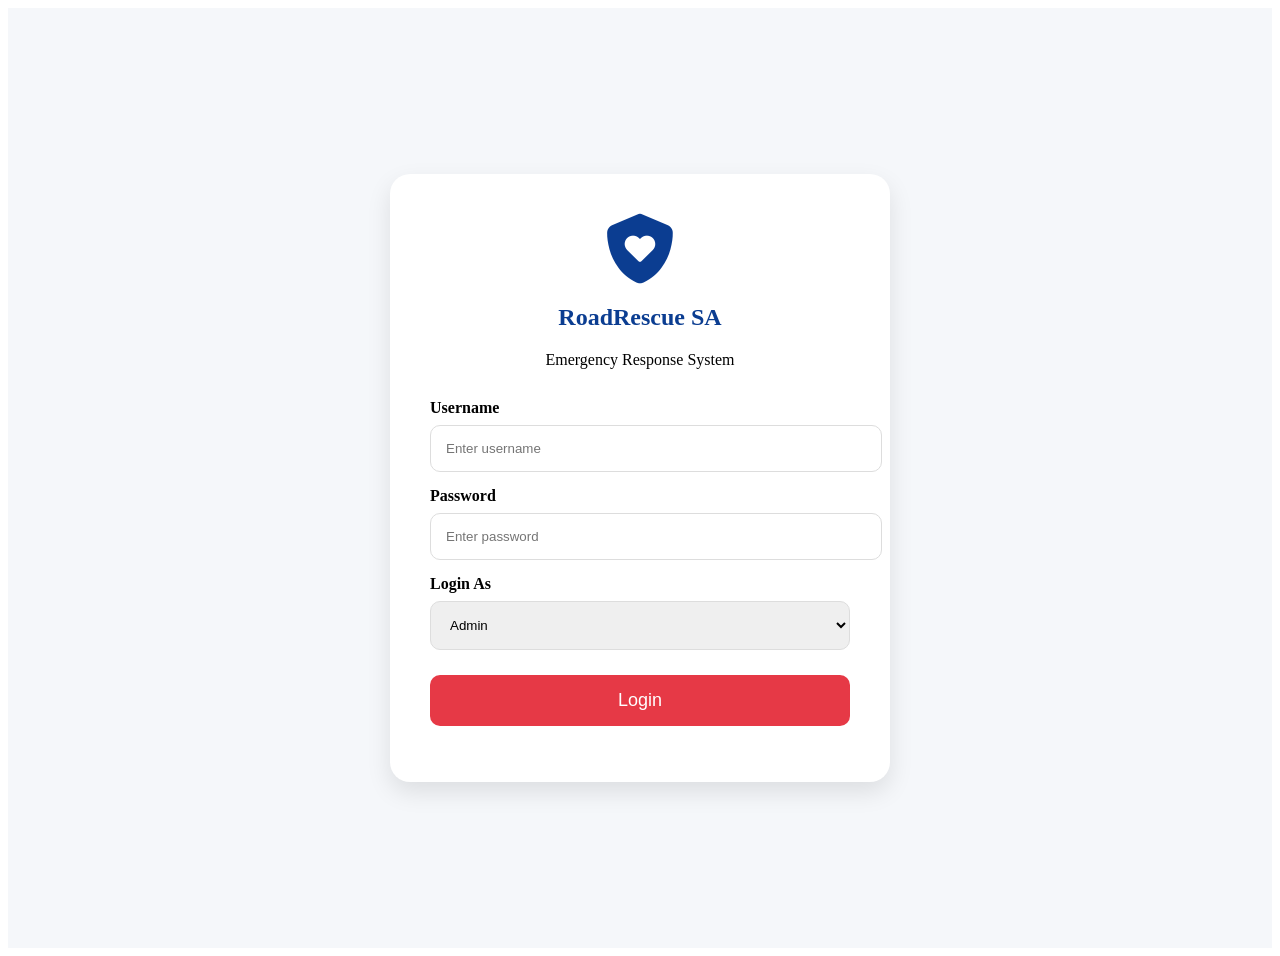
<file: login.html>
<!DOCTYPE html>
<html lang="en">

<head>

    <meta charset="UTF-8">

    <meta name="viewport" content="width=device-width, initial-scale=1.0">

    <title>Login | RoadRescue SA</title>

    <link rel="stylesheet" href="style.css">

    <link rel="stylesheet" href="https://cdnjs.cloudflare.com/ajax/libs/font-awesome/6.7.2/css/all.min.css">

</head>


<body>


    <section class="login-section">


        <div class="login-box">


            <div class="login-logo">

                <i class="fa-solid fa-shield-heart"></i>

                <h1>RoadRescue SA</h1>

                <p>Emergency Response System</p>

            </div>



            <form id="loginForm">


                <label for="username">

                    Username

                </label>


                <input type="text" id="username" placeholder="Enter username" autocomplete="username" required>



                <label for="password">

                    Password

                </label>


                <input type="password" id="password" placeholder="Enter password" autocomplete="current-password"
                    required>



                <label for="role">

                    Login As

                </label>


                <select id="role">


                    <option value="admin">

                        Admin

                    </option>


                    <option value="mechanic">

                        Mechanic

                    </option>


                    <option value="hospital">

                        Hospital

                    </option>


                    <option value="police">

                        Police

                    </option>


                    <option value="towing">

                        Towing

                    </option>

                    <option value="fire">
                        Fire Rescue
                    </option>

                    <option value="fuel">
                        Fuel Delivery
                    </option>

                </select>



                <button type="submit">

                    Login

                </button>


            </form>


            <p id="loginMessage"></p>


        </div>


    </section>



    <script src="login.js"></script>


</body>

</html>
</file>
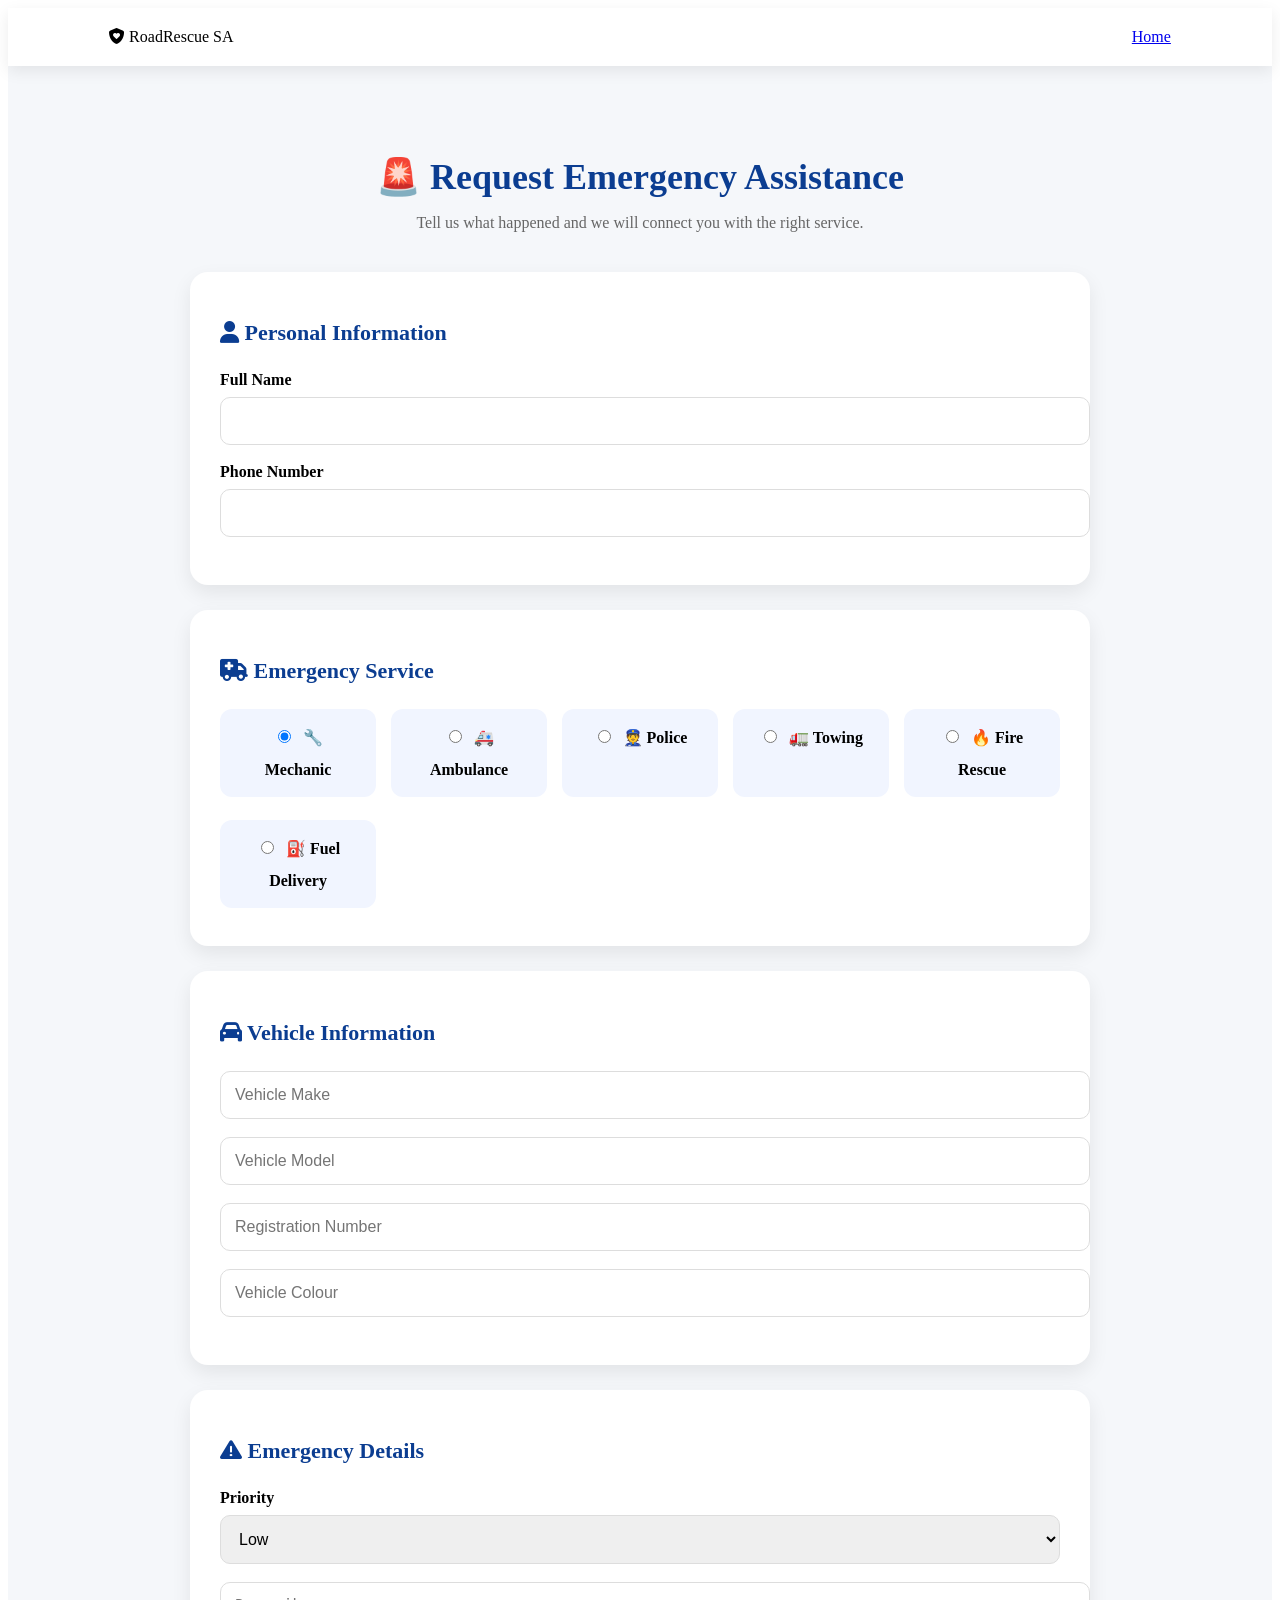
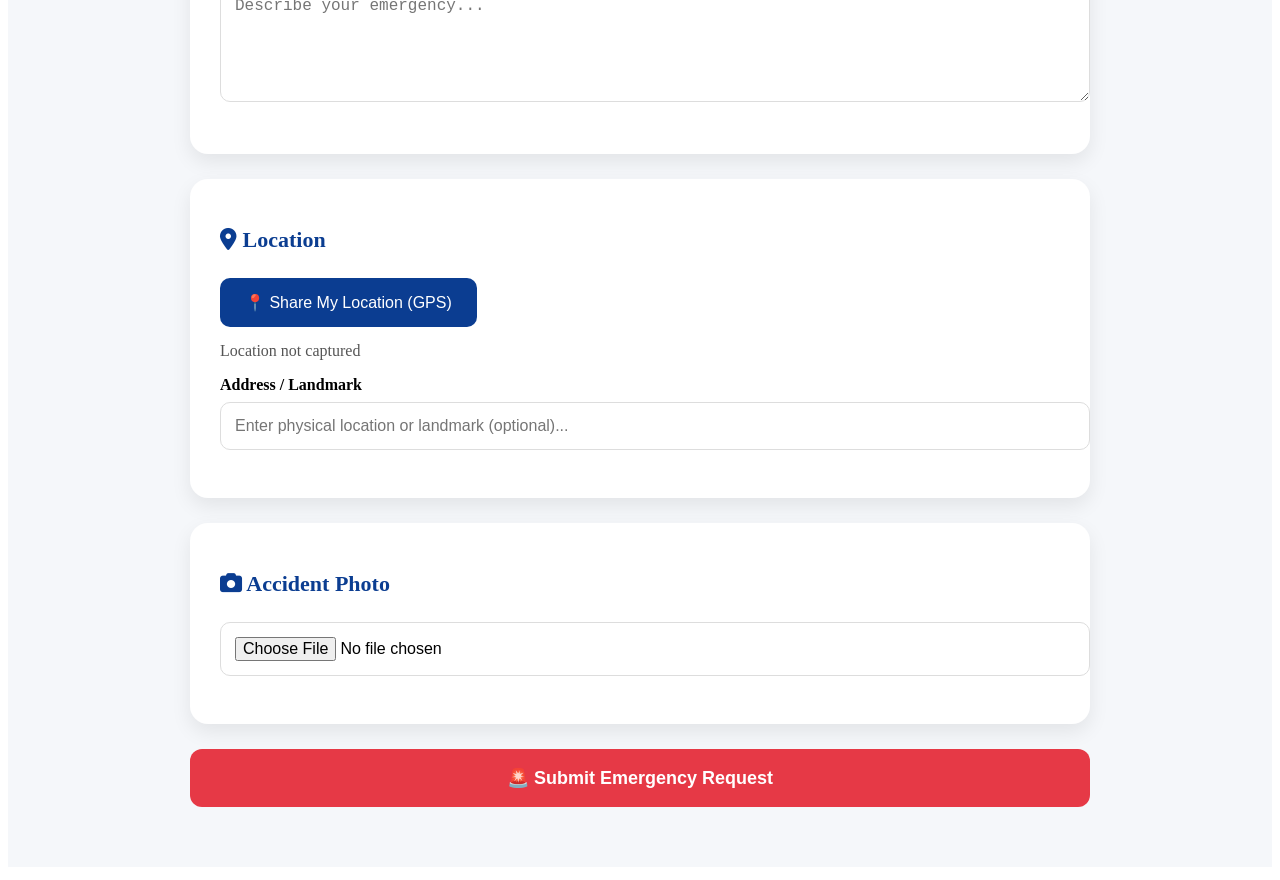
<file: request.html>
<!DOCTYPE html>
<html lang="en">

<head>

<meta charset="UTF-8">

<meta name="viewport" content="width=device-width, initial-scale=1.0">

<title>Request Emergency Help | RoadRescue SA</title>

<link rel="stylesheet" href="style.css">

<link rel="stylesheet"
href="https://cdnjs.cloudflare.com/ajax/libs/font-awesome/6.7.2/css/all.min.css">

</head>


<body>


<header>

<nav class="navbar">

<div class="logo">

<i class="fa-solid fa-shield-heart"></i>

RoadRescue SA

</div>


<a href="index.html" class="emergency-btn">

Home

</a>


</nav>

</header>



<section class="request-section">


<div class="request-container">


<h1>

🚨 Request Emergency Assistance

</h1>


<p>

Tell us what happened and we will connect you with the right service.

</p>



<form id="emergencyForm">



<!-- PERSONAL INFORMATION -->

<div class="form-box">

<h2>
<i class="fa-solid fa-user"></i>
Personal Information
</h2>


<label>Full Name</label>

<input
type="text"
id="name"
required>



<label>Phone Number</label>

<input
type="tel"
id="phone"
required>


</div>




<!-- SERVICE SELECTION -->

<div class="form-box">


<h2>

<i class="fa-solid fa-truck-medical"></i>

Emergency Service

</h2>


<div class="service-options">


<label>

<input type="radio"
name="service"
value="Mechanic"
checked>

🔧 Mechanic

</label>


<label>

<input type="radio"
name="service"
value="Hospital">

🚑 Ambulance

</label>


<label>

<input type="radio"
name="service"
value="Police">

👮 Police

</label>


<label>

<input type="radio"
name="service"
value="Towing">

🚛 Towing

</label>


<label>

<input type="radio"
name="service"
value="Fire Rescue">

🔥 Fire Rescue

</label>


<label>

<input type="radio"
name="service"
value="Fuel Delivery">

⛽ Fuel Delivery

</label>


</div>


</div>





<!-- VEHICLE -->

<div class="form-box">


<h2>

<i class="fa-solid fa-car"></i>

Vehicle Information

</h2>


<input
id="make"
placeholder="Vehicle Make">


<input
id="model"
placeholder="Vehicle Model">


<input
id="registration"
placeholder="Registration Number">


<input
id="colour"
placeholder="Vehicle Colour">


</div>





<!-- EMERGENCY DETAILS -->


<div class="form-box">


<h2>

<i class="fa-solid fa-triangle-exclamation"></i>

Emergency Details

</h2>


<label>Priority</label>


<select id="priority">


<option>Low</option>

<option>Medium</option>

<option>High</option>

<option>Critical</option>


</select>



<textarea

id="problem"

placeholder="Describe your emergency..."

rows="5"

required></textarea>


</div>






<!-- LOCATION -->


<div class="form-box">


<h2>

<i class="fa-solid fa-location-dot"></i>

Location

</h2>


<button

type="button"

onclick="getLocation()"

class="location-btn">

📍 Share My Location (GPS)

</button>


<p id="locationStatus" class="location-status">

Location not captured

</p>

<label for="locationAddress" style="margin-top: 10px; display: block;">Address / Landmark</label>

<input type="text" id="locationAddress" placeholder="Enter physical location or landmark (optional)...">


</div>





<!-- PHOTO -->


<div class="form-box">


<h2>

<i class="fa-solid fa-camera"></i>

Accident Photo

</h2>


<input

type="file"

id="photo"

accept="image/*">


<img

id="preview"

class="photo-preview">


</div>




<button

type="submit"

class="submit-btn">

🚨 Submit Emergency Request

</button>



</form>


</div>


</section>



<script src="request.js"></script>


</body>

</html>
</file>
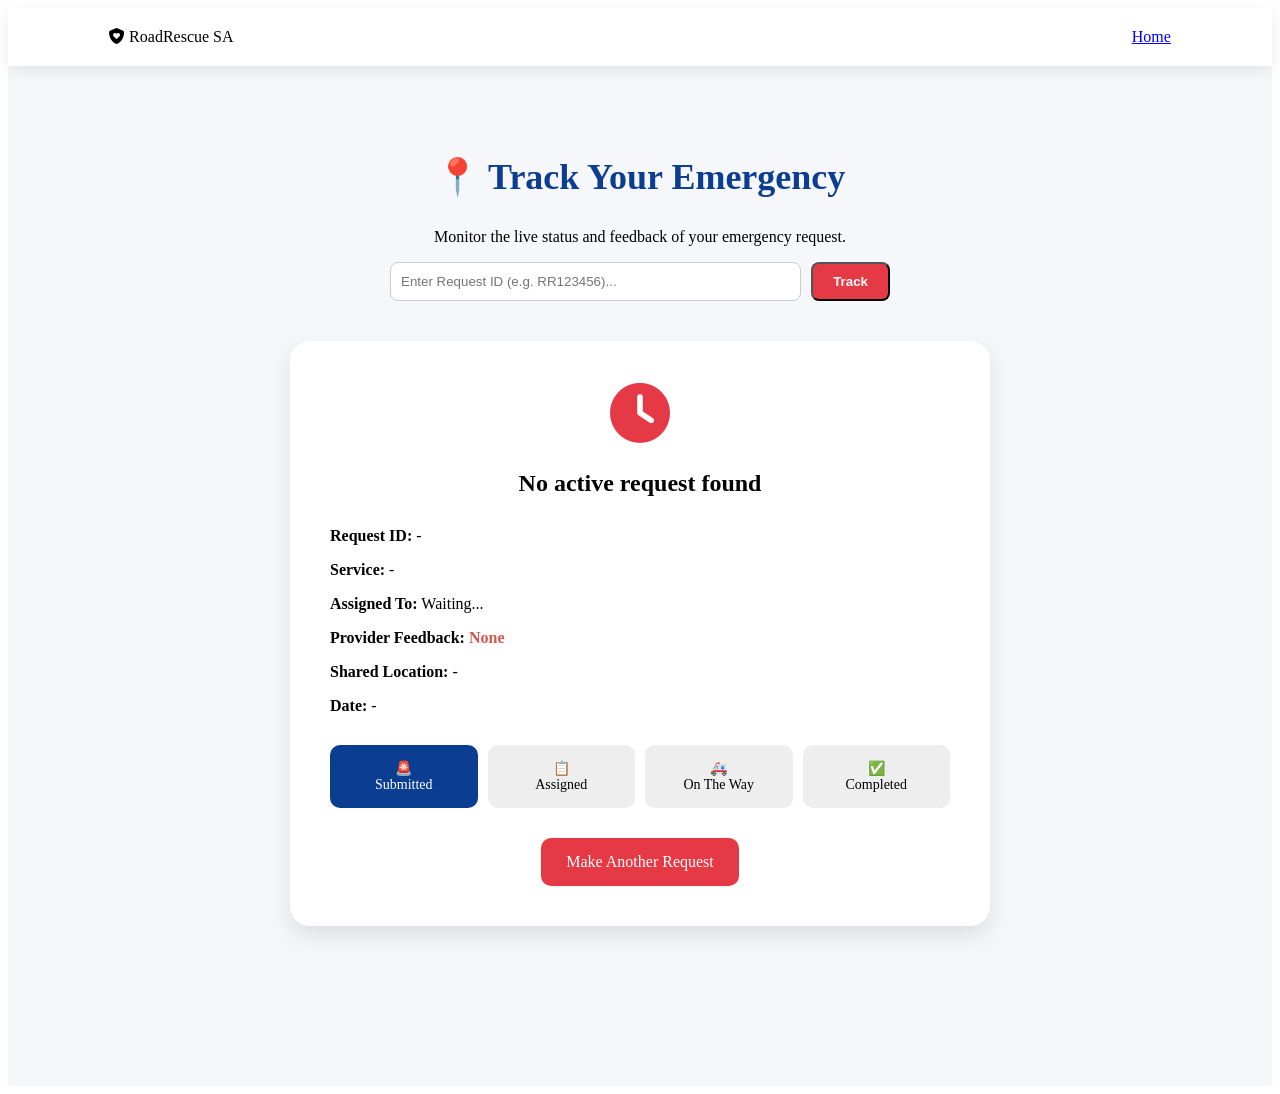
<file: track.html>
<!DOCTYPE html>
<html lang="en">

<head>

<meta charset="UTF-8">

<meta name="viewport" content="width=device-width, initial-scale=1.0">

<title>Track Emergency | RoadRescue SA</title>

<link rel="stylesheet" href="style.css">

<link rel="stylesheet"
href="https://cdnjs.cloudflare.com/ajax/libs/font-awesome/6.7.2/css/all.min.css">

</head>


<body>


<header>

<nav class="navbar">

<div class="logo">

<i class="fa-solid fa-shield-heart"></i>

RoadRescue SA

</div>


<a href="index.html" class="emergency-btn">

Home

</a>

</nav>

</header>



<section class="track-section">


<div class="track-container">


<h1>

📍 Track Your Emergency

</h1>


<p>

Monitor the live status and feedback of your emergency request.

</p>

<!-- TRACK SEARCH BAR -->
<div class="track-search-box" style="margin-bottom: 20px; display: flex; gap: 10px; max-width: 500px; margin-left: auto; margin-right: auto;">
  <input type="text" id="trackSearchInput" placeholder="Enter Request ID (e.g. RR123456)..." style="flex:1; padding:10px; border-radius:8px; border:1px solid #ccc;">
  <button onclick="searchRequest()" class="btn-primary" style="padding:10px 20px; border-radius:8px;">Track</button>
</div>



<div class="track-card">


<div class="status-icon">

<i class="fa-solid fa-clock"></i>

</div>


<h2 id="status">

Loading...

</h2>



<div class="info">


<p>

<strong>Request ID:</strong>

<span id="requestID">

-

</span>

</p>



<p>

<strong>Service:</strong>

<span id="service">

-

</span>

</p>



<p>

<strong>Assigned To:</strong>

<span id="assigned">

Waiting...

</span>

</p>



<p>

<strong>Provider Feedback:</strong>

<span id="providerFeedback" style="color: #d9534f; font-weight: bold;">

No updates yet

</span>

</p>


<p>

<strong>Shared Location:</strong>

<span id="locationText">

-

</span>

</p>


<div id="photoPreviewContainer" style="margin-top: 10px;"></div>


<p>

<strong>Date:</strong>

<span id="date">

-

</span>

</p>



</div>




<div class="progress">


<div class="progress-step active">

🚨

<br>

Submitted

</div>


<div class="progress-step">

📋

<br>

Assigned

</div>


<div class="progress-step">

🚑

<br>

On The Way

</div>


<div class="progress-step">

✅

<br>

Completed

</div>


</div>




<a href="request.html"

class="new-request">

Make Another Request

</a>



</div>


</div>


</section>



<script src="track.js"></script>


</body>

</html>
</file>
<file: style.css>
/* ================= HERO ================= */

.hero {

    min-height: calc(100vh - 90px);
    display: flex;
    align-items: center;
    padding: 80px 8%;
    background: linear-gradient(rgba(0, 0, 0, 0.45), rgba(0, 0, 0, 0.45)), url("../IMAGES/SA.webp") center/cover no-repeat;
    color: #ffffff;
}

.hero-content {

    max-width: 700px;
}

.hero-content h1 {

    font-size: clamp(2.8rem, 5vw, 4.2rem);
    line-height: 1.05;
    margin-bottom: 20px;
}

.hero-content p {

    color: rgba(255, 255, 255, 0.92);
    font-size: 1.05rem;
    line-height: 1.7;
    margin-bottom: 30px;
}

.hero-buttons {

    display: flex;
    flex-wrap: wrap;
    gap: 16px;
}

.btn-primary,
.btn-secondary {

    display: inline-block;
    padding: 14px 26px;
    border-radius: 10px;
    text-decoration: none;
    font-weight: 600;
    transition: 0.3s ease;
}

.btn-primary {

    background: #E63946;
    color: #fff;
}

.btn-primary:hover {

    background: #c12d3c;
}

.btn-secondary {

    background: rgba(255, 255, 255, 0.18);
    color: #fff;
    border: 1px solid rgba(255, 255, 255, 0.35);
}

.btn-secondary:hover {

    background: rgba(255, 255, 255, 0.28);
}

/* ================= SERVICES ================= */

.services{

    padding:80px 8%;
    background:#f5f7fa;

}

.section-title{

    text-align:center;
    margin-bottom:50px;

}

.section-title h2{

    font-size:36px;
    color:#0B3D91;
    margin-bottom:10px;

}

.section-title p{

    color:#666;

}

.services-grid{

    display:grid;
    grid-template-columns:repeat(auto-fit,minmax(280px,1fr));
    gap:30px;

}

.service-card{

    background:white;
    padding:35px;
    border-radius:15px;
    text-align:center;
    box-shadow:0 8px 20px rgba(0,0,0,0.1);
    transition:0.3s;

}

.service-card:hover{

    transform:translateY(-10px);

}

.service-card i{

    font-size:50px;
    color:#0B3D91;
    margin-bottom:20px;

}

.service-card h3{

    margin-bottom:15px;
    color:#222;

}

.service-card p{

    color:#666;
    margin-bottom:25px;
    line-height:1.6;

}

.service-btn{

    display:inline-block;
    background:#E63946;
    color:white;
    text-decoration:none;
    padding:12px 25px;
    border-radius:8px;
    transition:0.3s;

}

.service-btn:hover{

    background:#0B3D91;

}
/* ================= HOW IT WORKS ================= */

.how-it-works{

    padding:80px 8%;
    background:#ffffff;

}

.steps-container{

    display:grid;
    grid-template-columns:repeat(auto-fit,minmax(240px,1fr));
    gap:30px;

}

.step-card{

    background:#f8f9fb;
    border-radius:15px;
    padding:30px;
    text-align:center;
    position:relative;
    transition:0.3s;
    box-shadow:0 5px 15px rgba(0,0,0,0.08);

}

.step-card:hover{

    transform:translateY(-8px);

}

.step-number{

    position:absolute;
    top:-15px;
    left:20px;

    width:40px;
    height:40px;

    background:#E63946;
    color:#fff;

    border-radius:50%;

    display:flex;
    justify-content:center;
    align-items:center;

    font-weight:bold;

}

.step-card i{

    font-size:50px;
    color:#0B3D91;
    margin:20px 0;

}

.step-card h3{

    margin-bottom:15px;
    color:#0B3D91;

}

.step-card p{

    color:#555;
    line-height:1.6;

}

/* ================= WHY CHOOSE US ================= */

.why-us{

    padding:80px 8%;
    background:#f5f7fa;

}


.features-grid{

    display:grid;
    grid-template-columns:repeat(auto-fit,minmax(250px,1fr));
    gap:25px;

}


.feature-card{

    background:white;
    padding:30px;
    text-align:center;
    border-radius:15px;
    box-shadow:0 5px 15px rgba(0,0,0,0.08);
    transition:.3s;

}


.feature-card:hover{

    transform:translateY(-8px);

}


.feature-card i{

    font-size:45px;
    color:#E63946;
    margin-bottom:20px;

}


.feature-card h3{

    color:#0B3D91;
    margin-bottom:15px;

}


.feature-card p{

    color:#555;
    line-height:1.6;

}

/* ================= ABOUT ================= */

.about{

    padding:80px 8%;
    background:white;

}


.about-container{

    display:flex;
    align-items:center;
    justify-content:space-between;
    gap:50px;

}


.about-text{

    flex:1;

}


.about-text h2{

    color:#0B3D91;
    font-size:36px;
    margin-bottom:20px;

}


.about-text p{

    color:#555;
    line-height:1.7;
    margin-bottom:15px;

}


.about-image{

    flex:1;
    height:300px;
    background:#0B3D91;
    border-radius:20px;
    display:flex;
    justify-content:center;
    align-items:center;

}


.about-image i{

    font-size:120px;
    color:white;

}


/* ================= CONTACT ================= */


.contact{

    padding:80px 8%;
    background:#f5f7fa;

}


.contact-grid{

    display:grid;
    grid-template-columns:repeat(auto-fit,minmax(250px,1fr));
    gap:25px;

}


.contact-card{

    background:white;
    padding:30px;
    text-align:center;
    border-radius:15px;
    box-shadow:0 5px 15px rgba(0,0,0,.08);

}


.contact-card i{

    font-size:45px;
    color:#E63946;
    margin-bottom:15px;

}


/* ================= FOOTER ================= */


footer{

    background:#0B3D91;
    color:white;
    text-align:center;
    padding:40px 8%;

}


.footer-content h2{

    margin-bottom:15px;

}


.socials i{

    font-size:25px;
    margin:15px;
    cursor:pointer;

}


.copyright{

    margin-top:20px;
    opacity:.8;

}


/* MOBILE */

@media(max-width:768px){

.about-container{

    flex-direction:column;

}

}

/* ================= NAVIGATION ================= */

header{

position:sticky;
top:0;
z-index:1000;

}


.navbar{

display:flex;
align-items:center;
justify-content:space-between;
padding:20px 8%;
background:white;
box-shadow:0 5px 15px rgba(0,0,0,.08);

}


.nav-links{

display:flex;
gap:25px;
list-style:none;

}


.nav-links a{

text-decoration:none;
color:#222;
font-weight:600;

}


.hamburger{

display:none;
font-size:30px;
cursor:pointer;

}


/* ================= FLOATING BUTTONS ================= */


.floating-sos,
.floating-location{

position:fixed;
right:25px;
width:60px;
height:60px;
border-radius:50%;
display:flex;
justify-content:center;
align-items:center;
font-size:25px;
text-decoration:none;
color:white;
z-index:999;

}


.floating-sos{

bottom:100px;
background:#E63946;

}


.floating-location{

bottom:25px;
background:#0B3D91;
border:none;
cursor:pointer;

}



/* ================= MOBILE ================= */


@media(max-width:768px){


.nav-links{

position:absolute;
top:80px;
left:0;
width:100%;
background:white;
flex-direction:column;
text-align:center;
padding:20px;
display:none;

}


.nav-links.active{

display:flex;

}


.hamburger{

display:block;

}


.emergency-btn{

display:none;

}


}

/* ================= REQUEST PAGE ================= */

.request-section{

    min-height:100vh;
    background:#f5f7fa;
    padding:60px 8%;

}


.request-container{

    max-width:900px;
    margin:auto;

}


.request-container > h1{

    text-align:center;
    color:#0B3D91;
    font-size:36px;
    margin-bottom:10px;

}


.request-container > p{

    text-align:center;
    color:#666;
    margin-bottom:40px;

}



/* FORM BOX */

.form-box{

    background:white;
    padding:30px;
    border-radius:18px;
    margin-bottom:25px;
    box-shadow:0 8px 20px rgba(0,0,0,.08);

}


.form-box h2{

    color:#0B3D91;
    margin-bottom:25px;
    font-size:22px;

}


.form-box label{

    display:block;
    margin-bottom:8px;
    font-weight:600;

}


.form-box input,
.form-box select,
.form-box textarea{

    width:100%;
    padding:14px;
    margin-bottom:18px;
    border:1px solid #ddd;
    border-radius:10px;
    font-size:16px;
    outline:none;

}


.form-box input:focus,
.form-box textarea:focus,
.form-box select:focus{

    border-color:#0B3D91;

}



/* SERVICE OPTIONS */


.service-options{

    display:grid;
    grid-template-columns:repeat(auto-fit,minmax(150px,1fr));
    gap:15px;

}


.service-options label{

    background:#f1f5ff;
    padding:18px;
    border-radius:12px;
    text-align:center;
    cursor:pointer;
    transition:.3s;

}


.service-options label:hover{

    background:#0B3D91;
    color:white;

}


.service-options input{

    width:auto;
    margin-right:8px;

}



/* LOCATION BUTTON */


.location-btn{

    background:#0B3D91;
    color:white;
    border:none;
    padding:15px 25px;
    border-radius:10px;
    cursor:pointer;
    font-size:16px;

}


.location-btn:hover{

    background:#E63946;

}


#locationStatus{

    margin-top:15px;
    color:#555;

}



/* PHOTO PREVIEW */


.photo-preview{

    width:250px;
    max-width:100%;
    margin-top:15px;
    border-radius:12px;
    display:none;

}



/* SUBMIT BUTTON */


.submit-btn{

    width:100%;
    background:#E63946;
    color:white;
    border:none;
    padding:18px;
    border-radius:12px;
    font-size:18px;
    cursor:pointer;
    font-weight:bold;

}


.submit-btn:hover{

    background:#0B3D91;

}



/* MOBILE */


@media(max-width:768px){

.request-section{

    padding:40px 5%;

}


.request-container > h1{

    font-size:28px;

}


.form-box{

    padding:20px;

}

}

/* ================= TRACK PAGE ================= */

.track-section{

    min-height:100vh;
    background:#f5f7fa;
    padding:60px 8%;

}


.track-container{

    max-width:700px;
    margin:auto;
    text-align:center;

}


.track-container h1{

    color:#0B3D91;
    font-size:36px;

}


.track-card{

    background:white;
    padding:40px;
    margin-top:40px;
    border-radius:20px;
    box-shadow:0 10px 25px rgba(0,0,0,.1);

}


.status-icon{

    font-size:60px;
    color:#E63946;

}


.info{

    text-align:left;
    margin:30px 0;

}


.progress{

    display:grid;
    grid-template-columns:repeat(4,1fr);
    gap:10px;
    margin:30px 0;

}


.progress-step{

    background:#eee;
    padding:15px;
    border-radius:10px;
    font-size:14px;

}


.progress-step.active{

    background:#0B3D91;
    color:white;

}


.new-request{

    display:inline-block;
    background:#E63946;
    color:white;
    padding:15px 25px;
    border-radius:10px;
    text-decoration:none;

}


@media(max-width:600px){

.progress{

    grid-template-columns:1fr 1fr;

}

}

/* ================= LOGIN ================= */


.login-section{

min-height:100vh;
background:#f5f7fa;
display:flex;
justify-content:center;
align-items:center;
padding:20px;

}



.login-box{

background:white;
width:100%;
max-width:420px;
padding:40px;
border-radius:20px;
box-shadow:0 10px 25px rgba(0,0,0,.1);

}



.login-logo{

text-align:center;
margin-bottom:30px;

}


.login-logo i{

font-size:70px;
color:#0B3D91;

}


.login-logo h1{

color:#0B3D91;

}



.login-box label{

display:block;
margin-top:15px;
font-weight:bold;

}



.login-box input,
.login-box select{

width:100%;
padding:15px;
margin-top:8px;
border-radius:10px;
border:1px solid #ddd;

}



.login-box button{

width:100%;
margin-top:25px;
padding:15px;
border:none;
border-radius:10px;
background:#E63946;
color:white;
font-size:18px;
cursor:pointer;

}



.login-box button:hover{

background:#0B3D91;

}

/* ================= DASHBOARDS & SHARED CARDS ================= */

.dashboard {
    min-height: 100vh;
    background: #f5f7fa;
    padding: 40px 8%;
}

.dashboard-header {
    text-align: center;
    margin-bottom: 30px;
}

.dashboard-header h1 {
    color: #0B3D91;
    font-size: 32px;
    margin-bottom: 8px;
}

.dashboard-header p {
    color: #666;
}

.request-item {
    background: #ffffff;
    border-radius: 12px;
    padding: 20px 25px;
    margin-bottom: 20px;
    box-shadow: 0 4px 15px rgba(0, 0, 0, 0.08);
    border-left: 6px solid #0B3D91;
    transition: transform 0.2s ease, box-shadow 0.2s ease;
}

.request-item:hover {
    transform: translateY(-2px);
    box-shadow: 0 6px 20px rgba(0, 0, 0, 0.12);
}

.request-item.pending {
    border-left-color: #f0ad4e;
}

.request-item.accepted,
.request-item.assigned {
    border-left-color: #0275d8;
}

.request-item.on.the.way,
.request-item.dispatched {
    border-left-color: #5bc0de;
}

.request-item.completed {
    border-left-color: #5cb85c;
}

.request-item.declined {
    border-left-color: #d9534f;
}

.item-header {
    display: flex;
    justify-content: space-between;
    align-items: center;
    flex-wrap: wrap;
    gap: 10px;
    margin-bottom: 12px;
    border-bottom: 1px solid #eee;
    padding-bottom: 8px;
}

.item-header h2, .item-header h3 {
    margin: 0;
    color: #0B3D91;
    font-size: 20px;
}

.badge {
    padding: 5px 12px;
    border-radius: 20px;
    font-size: 13px;
    font-weight: bold;
    color: #fff;
    background: #6c757d;
}

.badge-pending { background: #f0ad4e; color: #fff; }
.badge-accepted, .badge-assigned { background: #0275d8; color: #fff; }
.badge-on-the-way, .badge-dispatched { background: #17a2b8; color: #fff; }
.badge-completed { background: #28a745; color: #fff; }
.badge-declined { background: #dc3545; color: #fff; }

.priority-high, .priority-critical {
    color: #d9534f;
    font-weight: bold;
}
.priority-medium {
    color: #f0ad4e;
    font-weight: bold;
}
.priority-low {
    color: #5bc0de;
    font-weight: bold;
}

.map-link {
    display: inline-block;
    margin-left: 8px;
    padding: 3px 10px;
    background: #eef5ff;
    color: #0B3D91;
    border-radius: 6px;
    text-decoration: none;
    font-weight: bold;
    font-size: 13px;
    border: 1px solid #b8d5ff;
}

.map-link:hover {
    background: #0B3D91;
    color: #ffffff;
}

.photo-box {
    margin: 10px 0;
}

.request-img {
    border: 2px solid #ddd;
    border-radius: 8px;
    transition: transform 0.2s ease;
}

.request-img:hover {
    transform: scale(1.03);
}

.action-buttons {
    margin-top: 15px;
    display: flex;
    gap: 10px;
    flex-wrap: wrap;
}

.btn-action {
    padding: 10px 18px;
    border: none;
    border-radius: 8px;
    font-weight: bold;
    font-size: 14px;
    cursor: pointer;
    transition: opacity 0.2s ease;
}

.btn-action:hover {
    opacity: 0.9;
}

.btn-action.accept { background: #28a745; color: #fff; }
.btn-action.dispatch { background: #17a2b8; color: #fff; }
.btn-action.complete { background: #0B3D91; color: #fff; }
.btn-action.decline { background: #dc3545; color: #fff; }
.btn-action.view { background: #0B3D91; color: #fff; }
.btn-action.delete { background: #6c757d; color: #fff; }

.filter-btn {
    padding: 8px 16px;
    border: 1px solid #0B3D91;
    background: #fff;
    color: #0B3D91;
    border-radius: 20px;
    font-weight: bold;
    cursor: pointer;
    transition: all 0.2s ease;
}

.filter-btn.active, .filter-btn:hover {
    background: #0B3D91;
    color: #fff;
}
</file>
